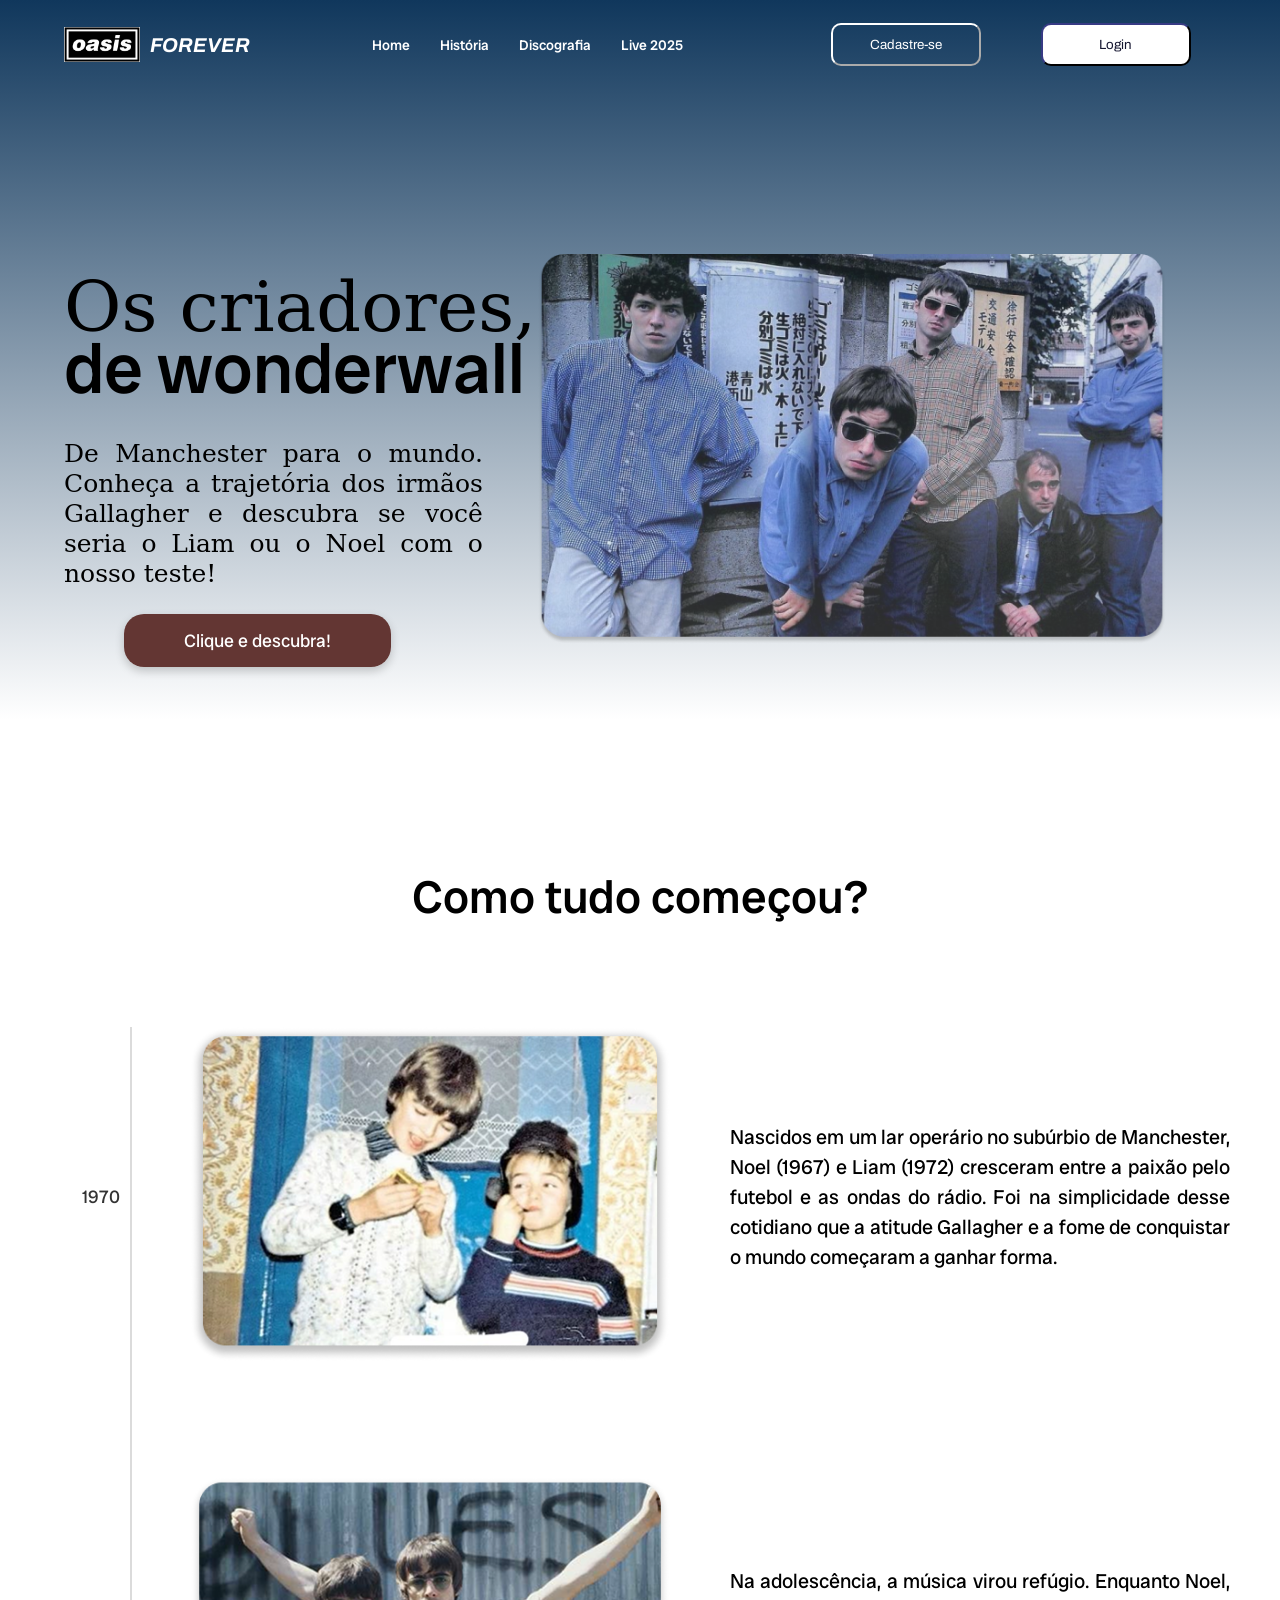
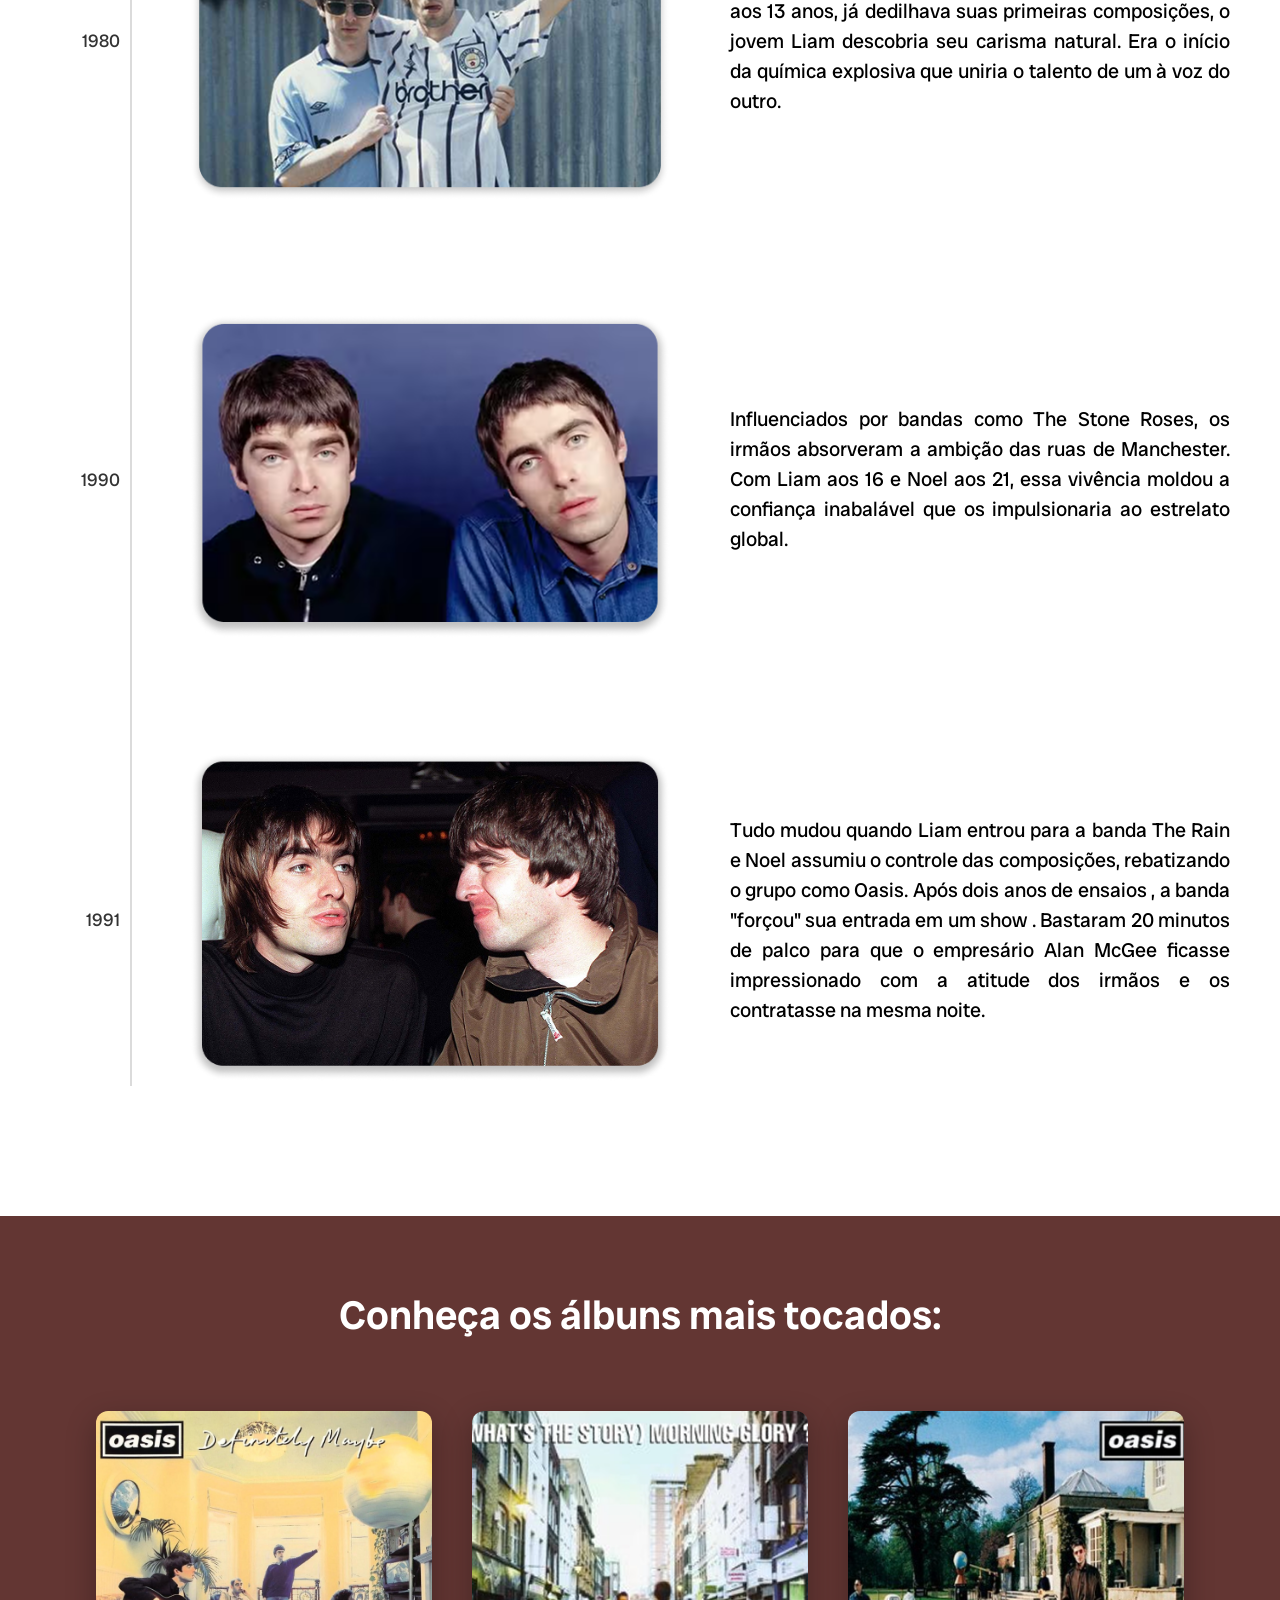
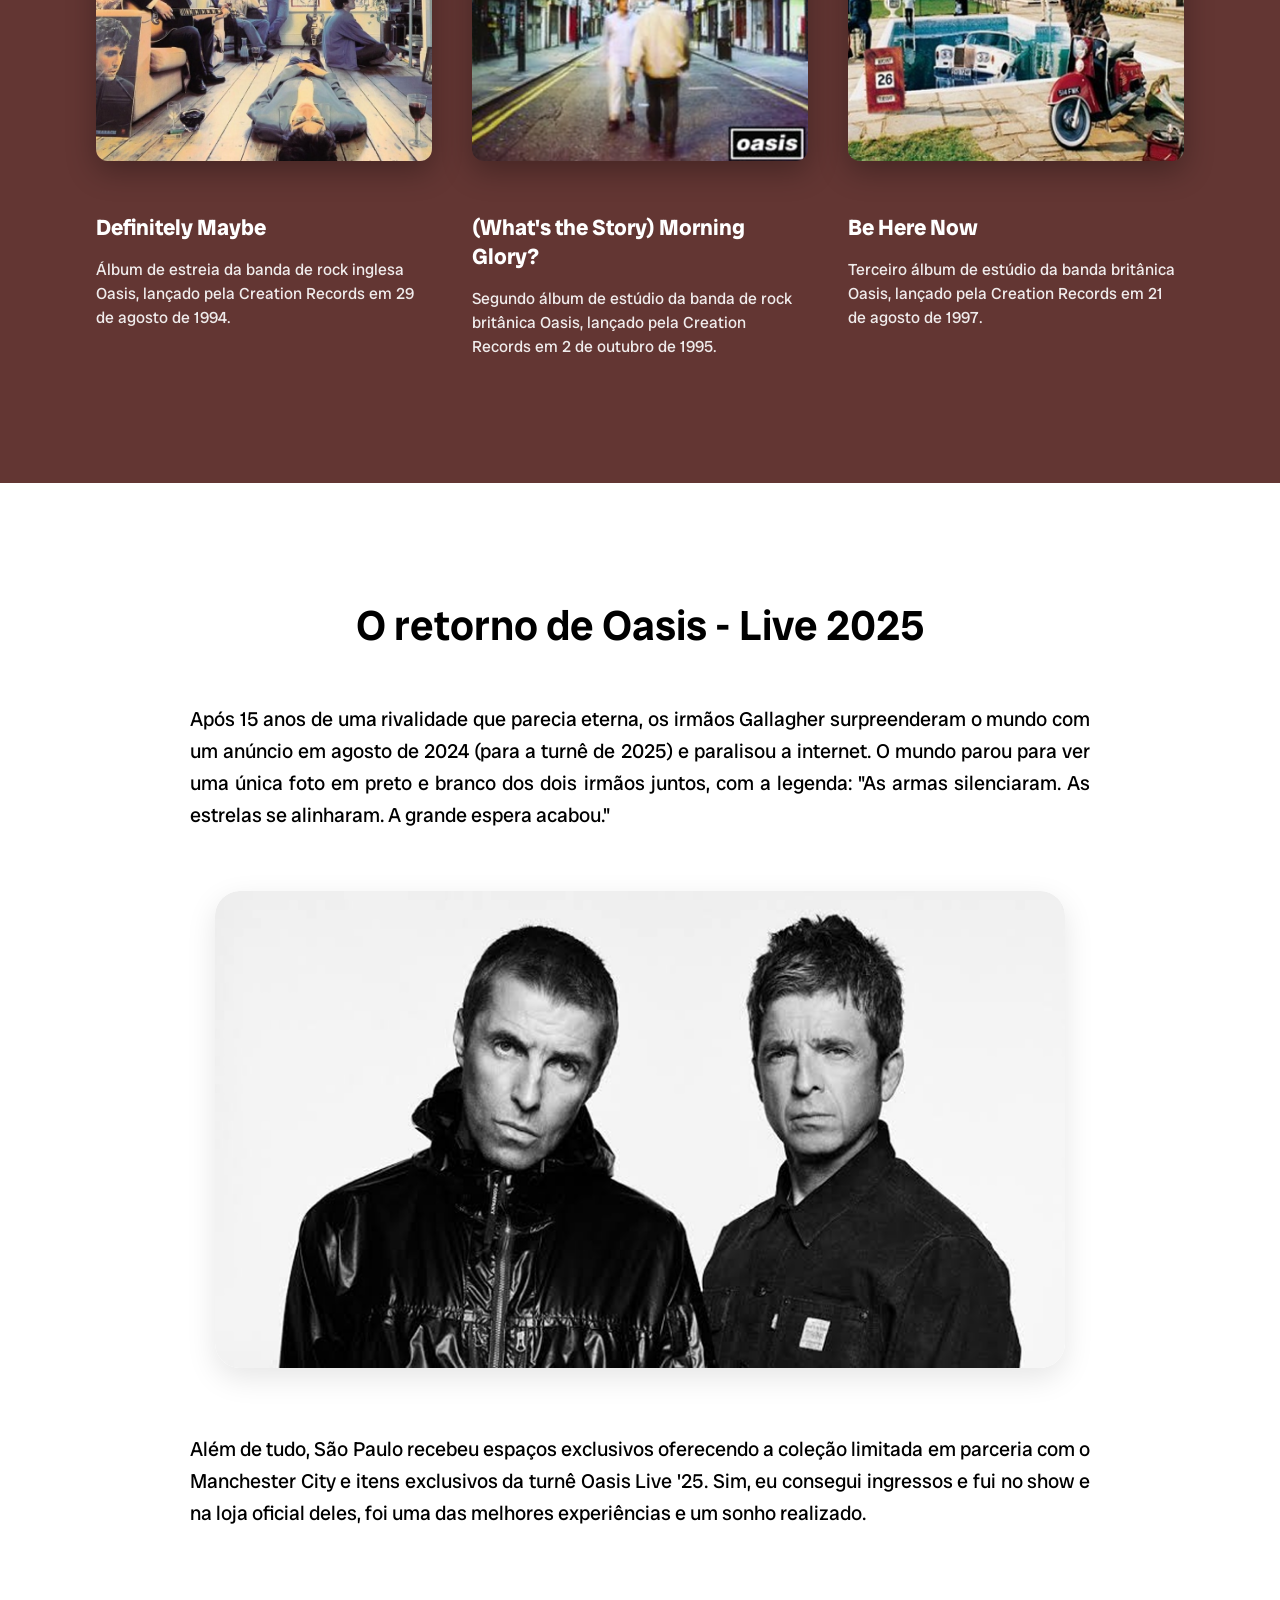
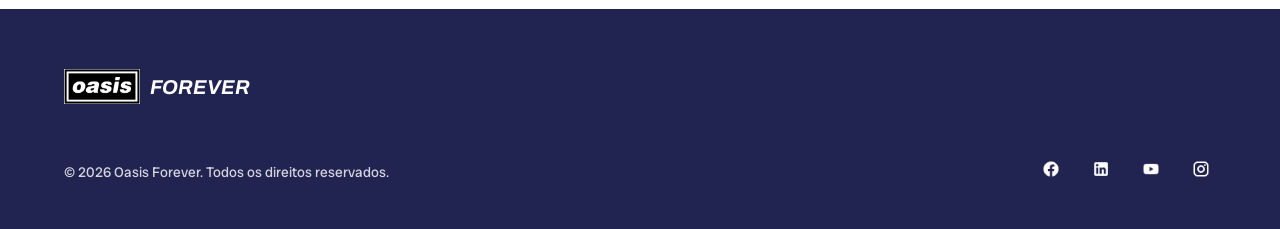
<file: public/index.html>
<!DOCTYPE html>
<html lang="pt-br">

<head>
  <meta charset="UTF-8">
  <meta name="viewport" content="width=device-width, initial-scale=1.0">
  <title>Oasis Forever</title>

  <script src="./js/sessao.js"></script>

  <link rel="stylesheet" href="./css/style.css">
  <link rel="icon" href="./assets/icon/oasis_logo.ico">

</head>

<body>

    <section id="home"> 

  <div class="header">
    <div class="container">
      <div class="logo">
        <img src="./assets/img/oasis_logo.png" alt="Logo Oasis" class="logo-img">
        <span class="forever-text">FOREVER</span>
      </div>

      <ul class="navbar">
        <li><a href="#home">Home</a></li>
        <li><a href="#historia">História</a></li>
        <li><a href="#discografia">Discografia</a></li>
        <li><a href="#live">Live 2025</a></li>
      </ul>

      <div class="botoes">
        <a href="cadastro.html">
          <button class="btn_cadastro">Cadastre-se</button></a>
        <a href="login.html">
          <button class="btn_login">Login</button>
        </a>
      </div>
    </div>
  </div>

  <div class="banner">
    <div class="container">

      <div class="texto-banner">
        <h1>
          <span class="fonte1">Os criadores,</span> <br>
          <span class="fonte2">de wonderwall</span>
        </h1>
        <p>De Manchester para o mundo. Conheça a trajetória dos irmãos Gallagher e descubra se você seria o Liam ou o Noel com o nosso teste!</p>
<a href="login.html" class="btn-descobrir">Clique e descubra!</a>      
</div>

      <div class="imagem-banner">
        <img src="./assets/img/oasis_home.png" alt="Banda Oasis" class="foto-banda">
      </div>

    </div>
  </div>
  </section>


  <section id="historia">
  <div class="timeline">
    <div class="container-timeline">
      <h2 class="timeline-title">Como tudo começou?</h2>

      <div class="timeline-list">

        <div class="timeline-item">
          <div class="timeline-year">1970</div>
          <div class="timeline-img">
            <img src="./assets/img/foto1.png" alt="Gallaghers nos anos 70">
          </div>
          <div class="timeline-text">
            <p>Nascidos em um lar operário no subúrbio de Manchester, Noel (1967) e Liam (1972) cresceram entre a paixão
              pelo futebol e as ondas do rádio. Foi na simplicidade desse cotidiano que a atitude Gallagher e a fome de
              conquistar o mundo começaram a ganhar forma.</p>
          </div>
        </div>

        <div class="timeline-item">
          <div class="timeline-year">1980</div>
          <div class="timeline-img">
            <img src="./assets/img/foto2.png" alt="Gallaghers nos anos 80">
          </div>
          <div class="timeline-text">
            <p>Na adolescência, a música virou refúgio. Enquanto Noel, aos 13 anos, já dedilhava suas primeiras
              composições, o jovem Liam descobria seu carisma natural. Era o início da química explosiva que uniria o
              talento de um à voz do outro.</p>
          </div>
        </div>


        <div class="timeline-item">
          <div class="timeline-year">1990</div>
          <div class="timeline-img">
            <img src="./assets/img/foto3.png" alt="Gallaghers nos anos 90">
          </div>
          <div class="timeline-text">
            <p>Influenciados por bandas como The Stone Roses, os irmãos absorveram a ambição das ruas de Manchester. Com
              Liam aos 16 e Noel aos 21, essa vivência moldou a confiança inabalável que os impulsionaria ao estrelato
              global.</p>
          </div>
        </div>

        <div class="timeline-item">
          <div class="timeline-year">1991</div>
          <div class="timeline-img">
            <img src="./assets/img/foto4.png" alt="Gallaghers nos anos 91">
          </div>
          <div class="timeline-text">
            <p>Tudo mudou quando Liam entrou para a banda The Rain e Noel assumiu o controle das composições,
              rebatizando o grupo como Oasis. Após dois anos de ensaios , a banda "forçou" sua entrada em um show .
              Bastaram 20 minutos de palco para que o empresário Alan McGee ficasse impressionado com a atitude dos
              irmãos e os contratasse na mesma noite.</p>
          </div>
        </div>
      </div>
    </div>
  </div>
        </section>


  <section id="discografia"> 

<div class="section-albums">
    <div class="container-albums">
        <h2 class="albums-title">Conheça os álbuns mais tocados:</h2>
        
        <div class="cards-albums">
            <div class="card-album">
                <img src="./assets/img/album1.png" alt="Capa do álbum Definitely Maybe">
                <h3>Definitely Maybe</h3>
                <p>Álbum de estreia da banda de rock inglesa Oasis, lançado pela Creation Records em 29 de agosto de 1994.</p>
            </div>

            <div class="card-album">
                <img src="./assets/img/album2.png" alt="Capa do álbum (What's the Story) Morning Glory?">
                <h3>(What's the Story) Morning Glory?</h3>
                <p>Segundo álbum de estúdio da banda de rock britânica Oasis, lançado pela Creation Records em 2 de outubro de 1995.</p>
            </div>

            <div class="card-album">
                <img src="./assets/img/album3.png" alt="Capa do álbum Be Here Now">
                <h3>Be Here Now</h3>
                <p>Terceiro álbum de estúdio da banda britânica Oasis, lançado pela Creation Records em 21 de agosto de 1997.</p>
            </div>
        </div>
    </div>
</div>  
</section>

<section id="live">
  <div class="live-container">
    <div class="container">
      <h2 class="live-title">O retorno de Oasis - Live 2025</h2>

      <div class="live-content">
        <p>
          Após 15 anos de uma rivalidade que parecia eterna, os irmãos Gallagher surpreenderam o mundo com um anúncio em agosto de 2024 (para a turnê de 2025) e paralisou a internet. O mundo parou para ver uma única foto em preto e branco dos dois irmãos juntos, com a legenda: "As armas silenciaram. As estrelas se alinharam. A grande espera acabou."
        </p>

        <div class="live-image">
          <img src="./assets/img/post.png" alt="Anúncio Oasis Live 2025" class="foto-live">
        </div>

        <p>
          Além de tudo, São Paulo recebeu espaços exclusivos oferecendo a coleção limitada em parceria com o Manchester City e itens exclusivos da turnê Oasis Live '25. Sim, eu consegui ingressos e fui no show e na loja oficial deles, foi uma das melhores experiências e um sonho realizado.
        </p>
      </div>
    </div>
  </div>
</section>

  <div class="footer">
    <div class="container">
        <div class="footer-logo">
            <div class="logo">
                <img src="./assets/img/oasis_logo.png" alt="Logo Oasis" class="logo-img">
                <span class="forever-text">FOREVER</span>
            </div>
        </div>

        <div class="footer-info">
            <p>© 2026 Oasis Forever. Todos os direitos reservados.</p>
            
            <div class="social-icons">
                <a href="#"><img src="./assets/img/face.png" alt="Facebook"></a>
                <a href="#"><img src="./assets/img/linke.png" alt="LinkedIn"></a>
                <a href="#"><img src="./assets/img/yt.png" alt="YouTube"></a>
                <a href="#"><img src="./assets/img/insta.png" alt="Instagram"></a>
            </div>
        </div>
    </div>
</div>

</body>

</html>
</file>
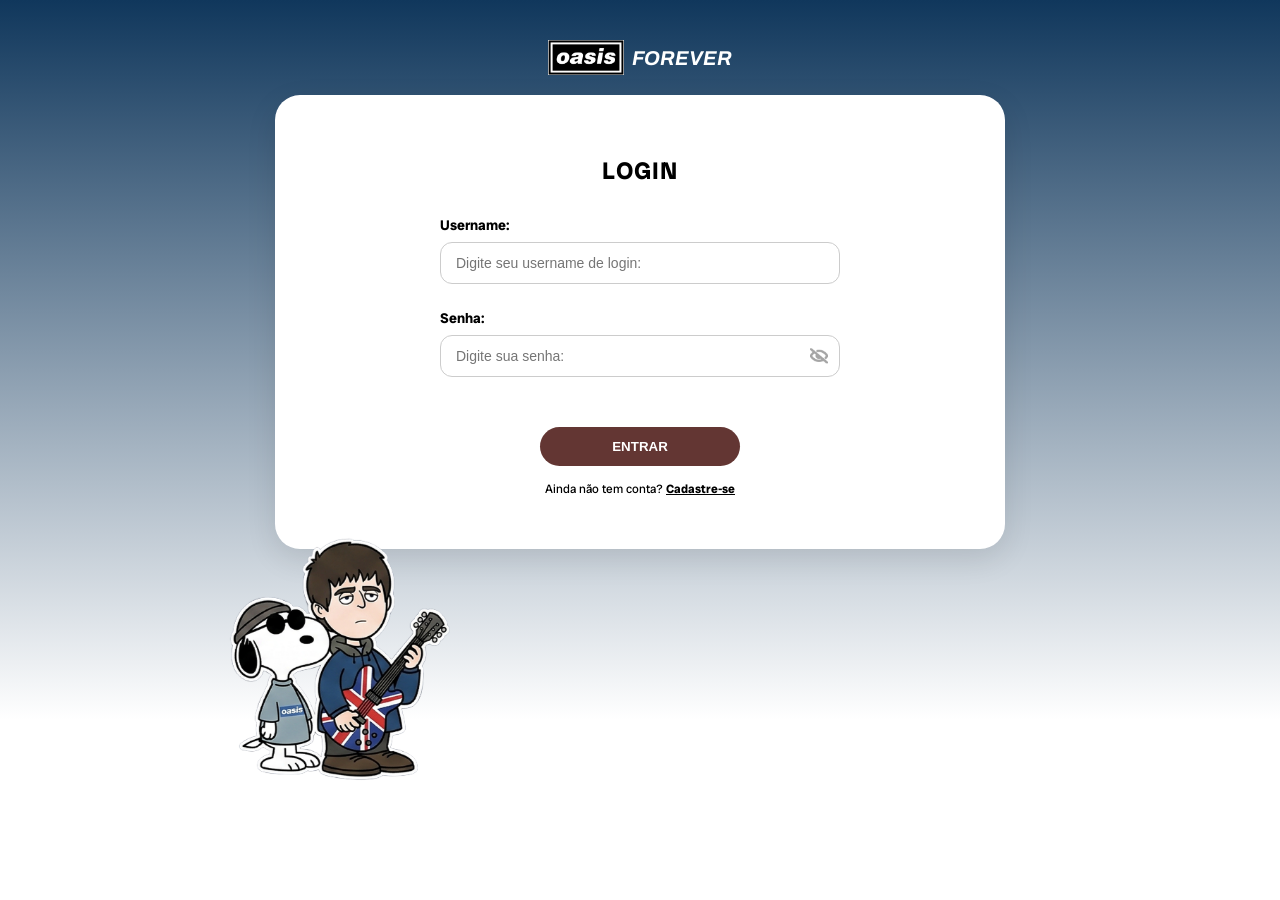
<file: public/login.html>
<!DOCTYPE html>
<html lang="en">

<head>
    <meta charset="UTF-8">
    <meta name="viewport" content="width=device-width, initial-scale=1.0">
    <title>Oasis Forever - Login</title>

    <script src="./js/sessao.js"></script>

    <link rel="stylesheet" href="./css/style.css">
    <link rel="icon" href="./assets/icon/oasis_logo.ico">

</head>

<body>
    <div class="main-content">
        <div class="logo-central">
            <img src="./assets/img/oasis_logo.png" alt="Logo Oasis" class="logo-img">
            <span class="forever-text">FOREVER</span>
        </div>

        <img src="./assets/img/adesivo.png" alt="Liam Gallagher e Snoopy" class="adesivo">

        <div class="card-cadastro">
            <h2>LOGIN</h2>

            <form class="formulario-login">
                <div class="campo">
                    <label>Username:</label>
                    <input type="text" id="username_input" placeholder="Digite seu username de login:">
                </div>
                <div class="campo">
                    <label>Senha:</label>
                    <div class="input-icon">
                        <input type="password" id="senha_input" placeholder="Digite sua senha:">
                        <img src="./assets/img/olhofechado.png" id="img_olho_senha" class="olho-senha"
                            onclick="mostrarSenha('senha_input', 'img_olho_senha')" alt="Mostrar senha">
                    </div>
                </div>
            </form>

            <div class="card_erro" id="cardErro">
                <p id="mensagem_erro"> </p>
            </div>
            <button class="btn-enviar-login" onclick="entrar()">ENTRAR</button>
            <p class="login-link">Ainda não tem conta? <a href="cadastro.html">Cadastre-se</a></p>
        </div>
    </div>

    <script>
        function entrar() {

            var usernameVar = username_input.value;
            var senhaVar = senha_input.value;

            if (usernameVar == "" || senhaVar == "") {
                cardErro.style.display = "block"
                mensagem_erro.innerHTML = "Preencha todos os campos";
                return false;
            }
            else {
                setTimeout(sumirMensagem, 5000)
            }

            console.log("FORM LOGIN: ", usernameVar);
            console.log("FORM SENHA: ", senhaVar);

            fetch("/usuarios/autenticar", {
                method: "POST",
                headers: {
                    "Content-Type": "application/json"
                },
                body: JSON.stringify({
                    usernameServer: usernameVar,
                    senhaServer: senhaVar
                })
            }).then(function (resposta) {
                console.log("ESTOU NO THEN DO entrar()!")

                if (resposta.ok) {
                    console.log(resposta);

                    resposta.json().then(json => {
                        console.log(json);
                        console.log(JSON.stringify(json));
                        sessionStorage.USERNAME_USUARIO = json.username;
                        sessionStorage.NOME_USUARIO = json.nome;
                        sessionStorage.ID_USUARIO = json.id;

                        cardErro.style.color = "green";
                        mensagem_erro.innerHTML = "Login realizado com sucesso! Redirecionando...";
                        cardErro.style.display = "block";

                        setTimeout(function () {
                            window.location = "dashboard.html";
                        }, 1000);



                    });

                } else {

                    console.log("Houve um erro ao tentar realizar o login!");

                    resposta.text().then(texto => {
                        console.error(texto);
                    });
                }

            }).catch(function (erro) {
                console.log(erro);
            })

            return false;
        }

        function sumirMensagem() {
            cardErro.style.display = "none"
        }

        function mostrarSenha(idInput, idImg) {
            var input = document.getElementById(idInput);
            var imagem = document.getElementById(idImg);

            if (input.type === "password") {
                input.type = "text";
                imagem.src = "./assets/img/olhoaberto.png";
            } else {
                input.type = "password";
                imagem.src = "./assets/img/olhofechado.png";
            }
        }

    </script>

</body>

</html>
</file>
<file: public/css/style.css>
@import url('https://fonts.googleapis.com/css2?family=Radio+Canada+Big:ital,wght@0,400..700;1,400..700&display=swap');
@import url('https://fonts.googleapis.com/css2?family=Archivo:ital,wght@0,100..900;1,100..900&family=Radio+Canada+Big:ital,wght@0,400..700;1,400..700&display=swap');

body {
    margin: 0;
    min-height: 100vh;
    font-family: 'Radio Canada Big';
    background: linear-gradient(180deg, #10375c 0%, #ffffff 80vh);
    background-repeat: no-repeat;
    background-color: #ffffff;
}

/* --- Seção Home --- */

.header {
    padding: 15px 0;
    color: transparent;
    ;
}

.container {
    display: flex;
    justify-content: space-between;
    align-items: center;
    width: 90%;
    margin: auto;
}

.logo {
    display: flex;
    align-items: center;
    gap: 10px;
}

.logo-img {
    height: 35px;
    width: auto;
}

.forever-text {
    font-family: 'Archivo';
    font-weight: bold;
    font-style: italic;
    font-size: 20px;
    color: white;
    letter-spacing: 0px;
}

.navbar {
    display: flex;
    list-style: none;
    margin: 10;
    padding: 0;
    gap: 30px;
}

.navbar a {
    text-decoration: none;
    color: white;
    font-weight: 500;
    font-size: 14px;
}

.navbar a:hover {
    background-color: transparent;
    transition: 0.5s;
    color: #ffffff94;
}

.botoes {
    display: flex;
    gap: 10px;
    align-items: center;
}

.botoes a {
    text-decoration: none;
    padding: 8px 25px;
    border-radius: 8px;
    font-size: 14px;
    transition: 0.3s;
}


.btn_cadastro {
    font-family: 'Archivo';
    color: #ffffff;
    border-color: #ffffff;
    background-color: transparent;
    border-radius: 10px;
    padding: 8%;
    width: 150px;
    cursor: pointer;

}

.btn_cadastro:hover {
    background-color: #ffffff65;
    border: 1px solid #ffffff33;
    transition: 0.5s;
}

.input-icon {
    position: relative;
    display: flex;
    align-items: center;
}


.btn_login {
    font-family: 'Archivo';
    color: #141530;
    border-color: #141530;
    background-color: #ffffff;
    border-radius: 10px;
    padding: 8%;
    width: 150px;
    cursor: pointer;

}

.btn_login:hover {
    background-color: #ffffffda;
    border: 1px solid #ffffff86;
    transition: 0.3s;
}

.banner {
    height: 80vh;
    display: flex;
    align-items: center;
}

.texto-banner {
    width: 50%;
}

.fonte1 {
    font-family: 'serif';
    font-weight: 400;
    font-size: 70px;
    color: #000000;
}

.fonte2 {
    font-family: 'Radio Canada Big';
    font-weight: 500;
    font-size: 70px;
    color: #000000;
    display: block;
    margin-top: -25px;
}

.texto-banner p {
    text-align: justify;
    max-width: 450px;
    line-height: 1.2;
    font-family: 'serif';
    font-size: 25px;
    color: #000000;
    width: 80%;
    margin-bottom: 40px;
}

.btn-descobrir {
    margin-left: 60px;
    text-decoration: none;
    background-color: #633633;
    color: white;
    border: none;
    padding: 15px 60px;
    border-radius: 20px;
    font-size: 18px;
    cursor: pointer;
    box-shadow: 0px 4px 10px rgba(0, 0, 0, 0.2);
}

.btn-descobrir:hover {
    background-color: #4a2826;
    transform: scale(1.02);
}

.imagem-banner {
    width: 60%;
    display: flex;
}

.foto-banda {
    width: 100%;
    border-radius: 20px;
    margin-left: -50px
}

.main-content {
    display: flex;
    flex-direction: column;
    align-items: center;
    justify-content: center;
    padding: 40px 20px;
}

.logo-central {
    margin-bottom: 20px;
    display: flex;
    align-items: center;
    gap: 8px;
}

/* --- Seção Linha do Tempo --- */

.timeline {
    padding: 20px 0px;
    background-color: #ffffff;
    width: 100%;
}

.container-timeline {
    max-width: 1300px;
    margin: 0 auto;
    padding: 0 50px;
}

.timeline-title {
    text-align: center;
    font-family: 'Radio Canada Big';
    font-weight: 500;
    font-size: 46px;
    color: #000;
    margin-bottom: 100px;
}

.timeline-list {
    position: relative;
    padding-left: 120px;
}

.timeline-list::before {
    content: '';
    position: absolute;
    left: 80px;
    top: 0;
    width: 2px;
    height: 100%;
    background-color: #d1d1d1c4;
}

.timeline-year {
    position: absolute;
    left: -130px;
    width: 80px;
    font-weight: 300;
    color: #333;
    font-size: 18px;
    text-align: right;
    font-family: 'Radio Canada Big';
}

.timeline-item {
    display: flex;
    align-items: center;
    margin-bottom: 110px;
    position: relative;
}


.timeline-img {
    flex-shrink: 0;
    width: 480px;
    margin: 0 60px 0 20px;
}

.timeline-img img {
    width: 100%;
    border-radius: 18px;
}

.timeline-text {
    flex: 1;
    color: #000;
    font-family: 'Radio Canada Big';
    line-height: 1.5;
    font-size: 20px;
    text-align: justify;

}


/* --- Seção Álbuns --- */

.section-albums {
    background-color: #633633;
    padding: 40px 0 100px 0;
    color: white;
    width: 100%;
}

.container-albums {
    width: 85%;
    max-width: 1200px;
    margin: auto;
    text-align: center;
}

.albums-title {
    font-family: 'Radio Canada Big';
    font-size: 40px;
    font-weight: 600;
    margin-bottom: 70px;
}

.cards-albums {
    display: flex;
    justify-content: space-between;
    gap: 40px;
}

.card-album {
    flex: 1;
    text-align: left;
}

.card-album img {
    width: 100%;
    height: 350px;
    object-fit: cover;
    border-radius: 12px;
    margin-bottom: 25px;
    box-shadow: 0 10px 30px rgba(0, 0, 0, 0.3);
    transition: transform 0.3s ease;
}

.card-album img:hover {
    transform: scale(1.03);
}

.card-album h3 {
    font-family: 'Radio Canada Big';
    font-size: 22px;
    font-weight: bold;
    margin-bottom: 10px;
    color: white;
    display: flex;
    align-items: flex-start;
}

.card-album p {
    font-family: 'Radio Canada Big';
    font-size: 16px;
    line-height: 1.5;
    opacity: 0.9;
    color: white;
    min-height: 80px;
}

/* --- Seção Live 2025 --- */

#live {
    background-color: #ffffff;
    padding: 80px 0;
    width: 100%;
}

.live-container {
    max-width: 1200px;
    margin: 0 auto;
    text-align: justify;
}

.live-title {
    font-family: 'Radio Canada Big';
    font-size: 42px;
    font-weight: 600;
    color: #000000;
    margin-bottom: 50px;
}

.live-content {
    display: flex;
    flex-direction: column;
    align-items: center;
    gap: 40px;
}

.live-content p {
    font-family: 'Radio Canada Big';
    font-size: 20px;
    line-height: 1.6;
    color: #000000;
    max-width: 900px;
    margin: 0 auto;
}

.live-image {
    width: 100%;
    max-width: 850px;
    margin: 20px 0;
}

.foto-live {
    width: 100%;
    border-radius: 25px;
    box-shadow: 0 10px 30px rgba(0, 0, 0, 0.1);
}

#live .container {
    flex-direction: column;
    justify-content: center;
}


/* --- Seção Footer --- */

.footer {
    background-color: #212350;
    padding: 60px 0 40px 0;
    color: white;
    width: 100%;
}

.footer .container {
    display: flex;
    flex-direction: column;
    align-items: flex-start;
    width: 90%;
    margin: auto;
    gap: 50px;
}

.footer-info {
    display: flex;
    justify-content: space-between;
    align-items: center;
    width: 100%;
}

.footer-info p {
    font-family: 'Radio Canada Big';
    font-size: 14px;
    margin: 0;
    opacity: 0.8;
}


.social-icons {
    display: flex;
    gap: 20px;
}

.social-icons img {
    height: 30px;
    filter: brightness(0) invert(1);
    transition: 0.3s;
}

.social-icons img:hover {
    opacity: 0.7;
    transform: scale(1.1);
}

/* --- Seção Cadastro/Login --- */


.card-cadastro {
    background: white;
    width: 100%;
    max-width: 650px;
    padding: 40px;
    border-radius: 25px;
    box-shadow: 0 10px 30px rgba(0, 0, 0, 0.1);
    text-align: center;


}

.card-cadastro h2 {
    font-family: 'Radio Canada Big';
    font-weight: 800;
    margin-bottom: 30px;
    letter-spacing: 1px;
}

.formulario {
    display: grid;
    grid-template-columns: 1fr 1fr;
    gap: 15px 30px;
    text-align: left;

}

.campo {
    margin-bottom: 15px;
}

.campo label {
    display: block;
    font-weight: bold;
    margin-bottom: 5px;
    font-size: 14px;
}

.campo input {
    width: 100%;
    padding: 10px 15px;
    border: 1px solid #ccc;
    border-radius: 12px;
    box-sizing: border-box;
    font-size: 13px;
}

.btn-enviar {
    background-color: #633633;
    color: white;
    border: none;
    padding: 12px 60px;
    border-radius: 20px;
    font-weight: bold;
    margin-top: 25px;
    cursor: pointer;
    transition: 0.3s;
}

.btn-enviar:hover {
    background-color: #4a2826;
    transform: scale(1.02);
}

.login-link {
    font-size: 12px;
    margin-top: 15px;
}

.login-link a {
    color: #000;
    font-weight: bold;
}

.formulario-login {
    display: flex;
    flex-direction: column;
    align-items: center;
    width: 100%;
    margin-top: 20px;
}

.formulario-login .campo {
    width: 80%;
    max-width: 400px;
    text-align: left;
    margin-bottom: 25px;
}

.formulario-login label {
    display: block;
    font-weight: bold;
    margin-bottom: 8px;
    font-size: 14px;
}

.formulario-login input {
    width: 100%;
    padding: 12px 15px;
    border: 1px solid #ccc;
    border-radius: 12px;
    box-sizing: border-box;
    font-size: 14px;
}

.btn-enviar-login {
    background-color: #633633;
    color: white;
    border: none;
    padding: 12px 0;
    width: 200px;
    border-radius: 20px;
    font-weight: bold;
    cursor: pointer;
    margin-top: 10px;
    transition: 0.3s;
}

.btn-enviar-login:hover {
    background-color: #4a2826;
}


.adesivo {
    position: fixed;
    bottom: 20px;
    left: 130px;
    padding: 100px;
    width: 220px;
    height: auto;
    z-index: 100;
}


#cardErro {
    margin-left: 28%;
    color: #ff0000;
    width: 300px;
    font-family: 'Radio Canada Big';
}

#mensagem_erro {
    font-weight: 600;
    font-size: 15px;
    line-height: 1;
}

.olho-senha {
    position: absolute;
    right: 12px;
    top: 50%;
    transform: translateY(-50%);
    width: 18px;
    height: auto;
    cursor: pointer;
    opacity: 0.5;
    transition: opacity 0.2s;
    z-index: 10;
}

.olho-senha:hover {
    opacity: 0.9;
}
</file>
